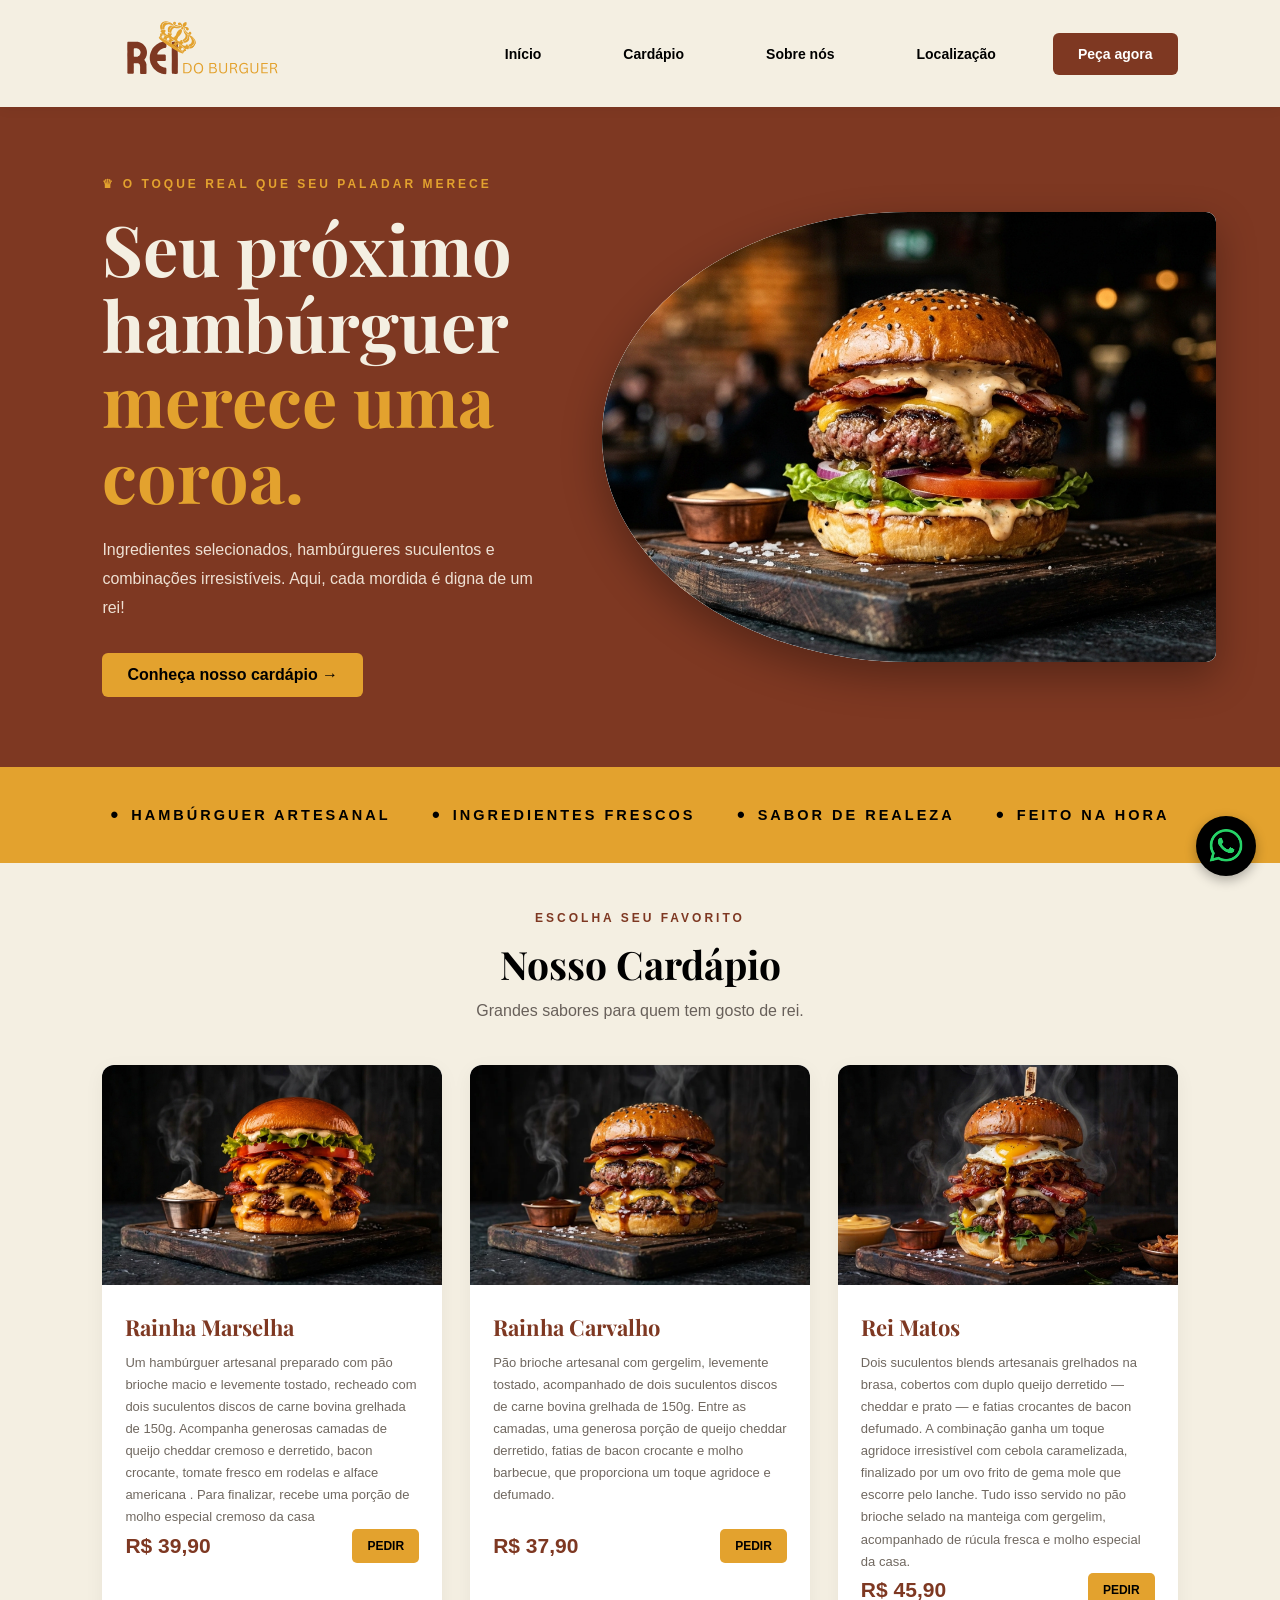
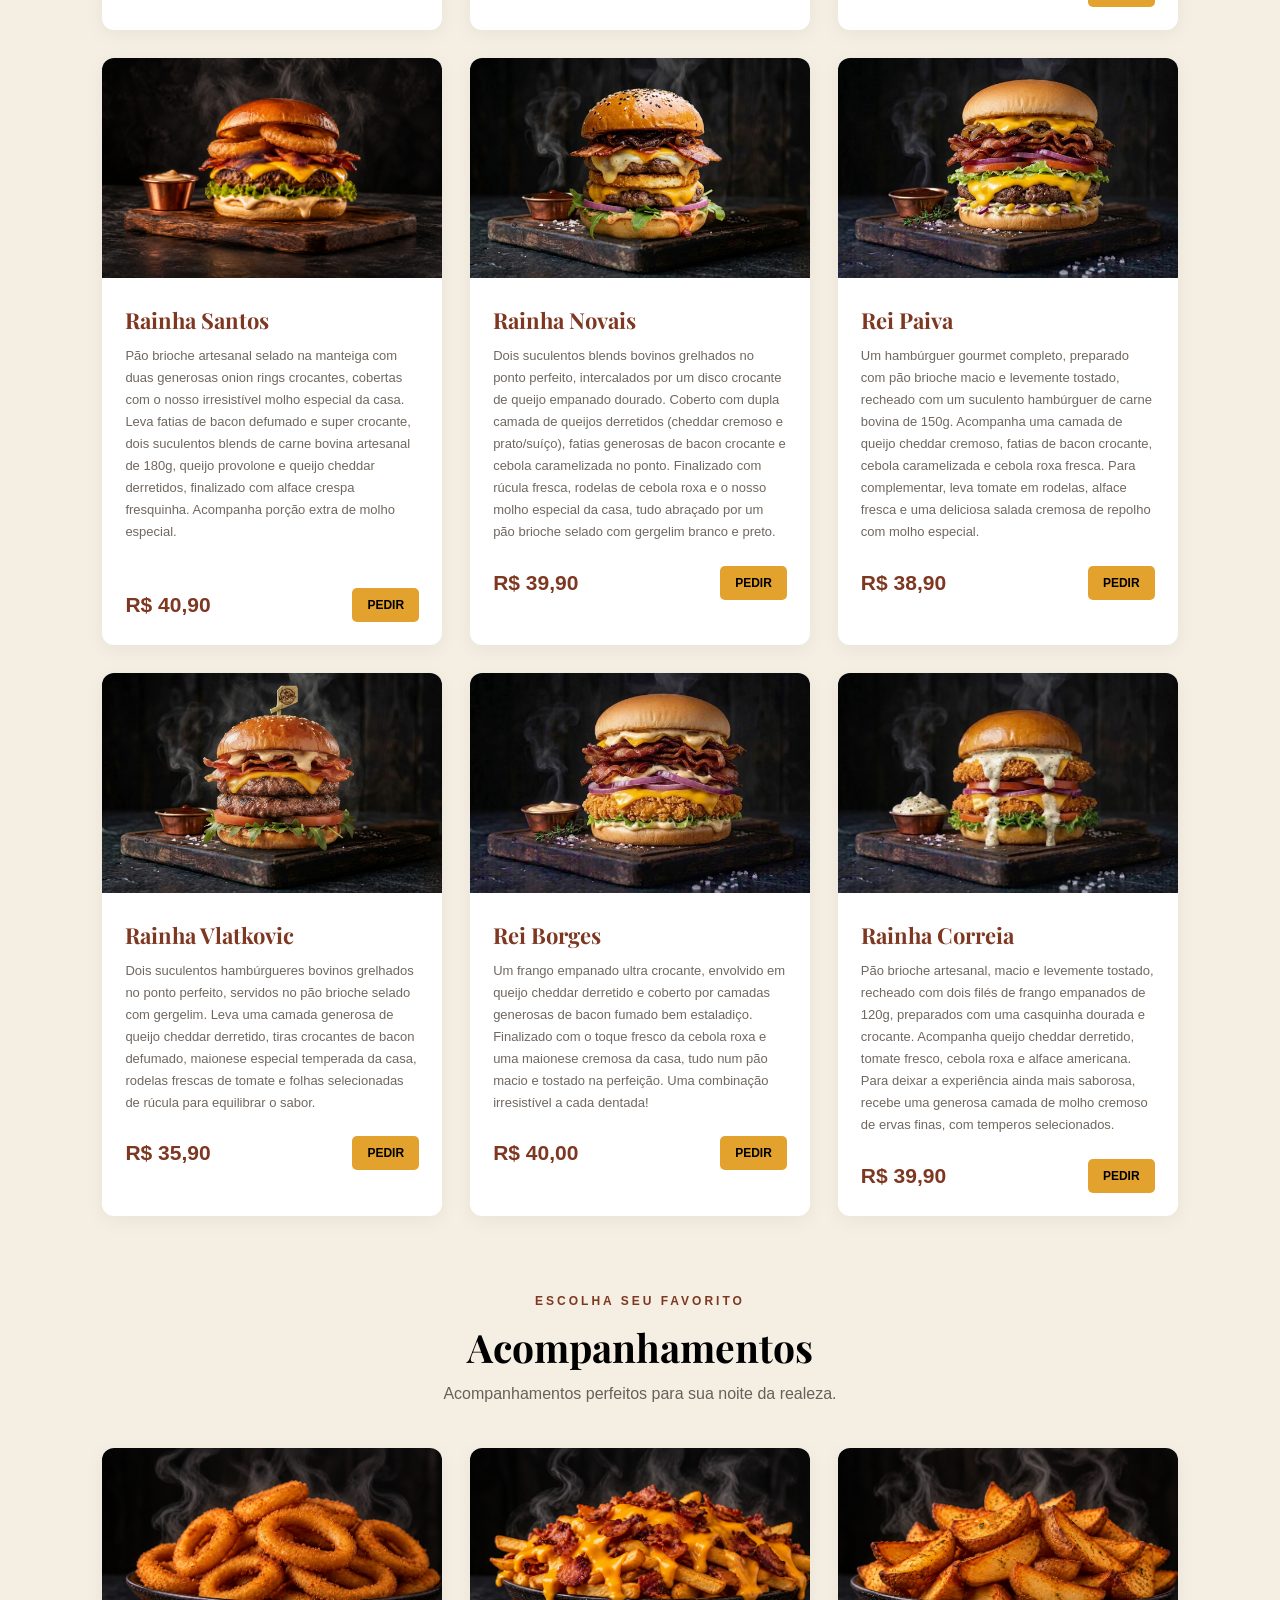
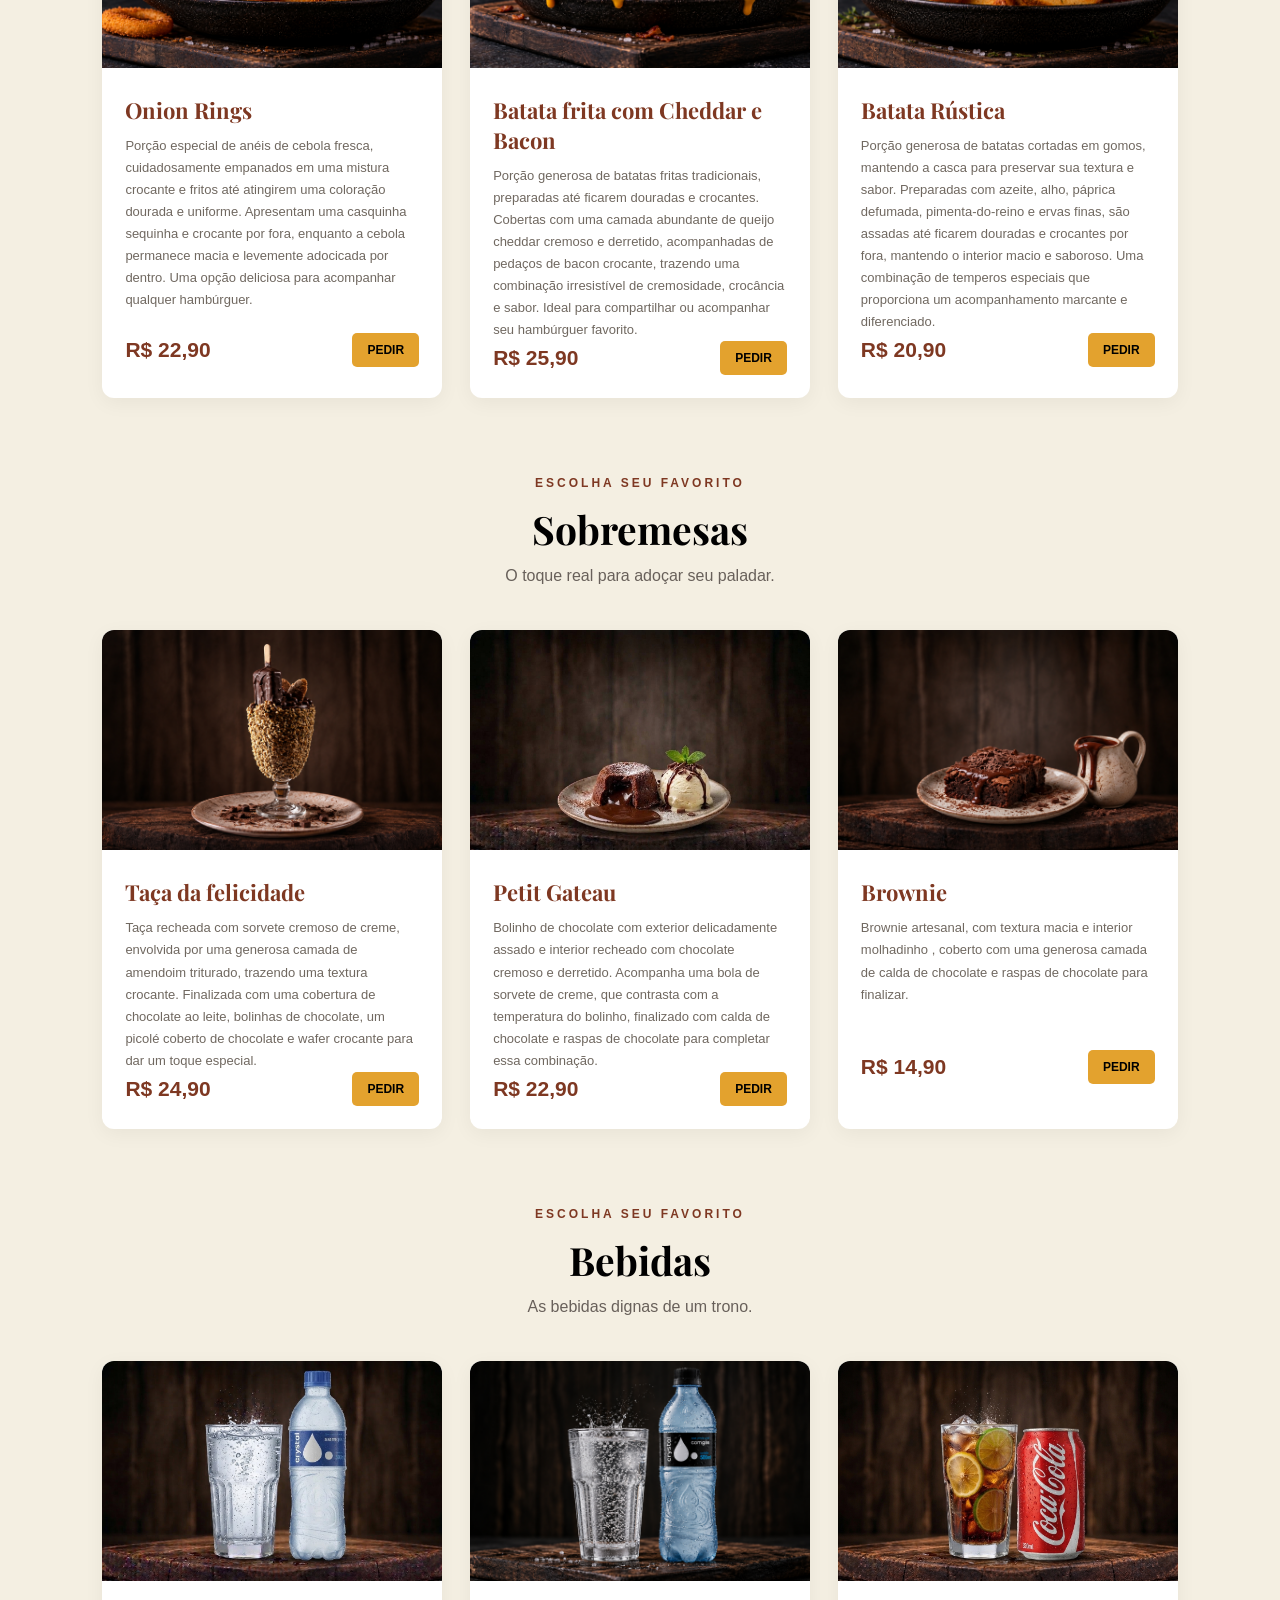
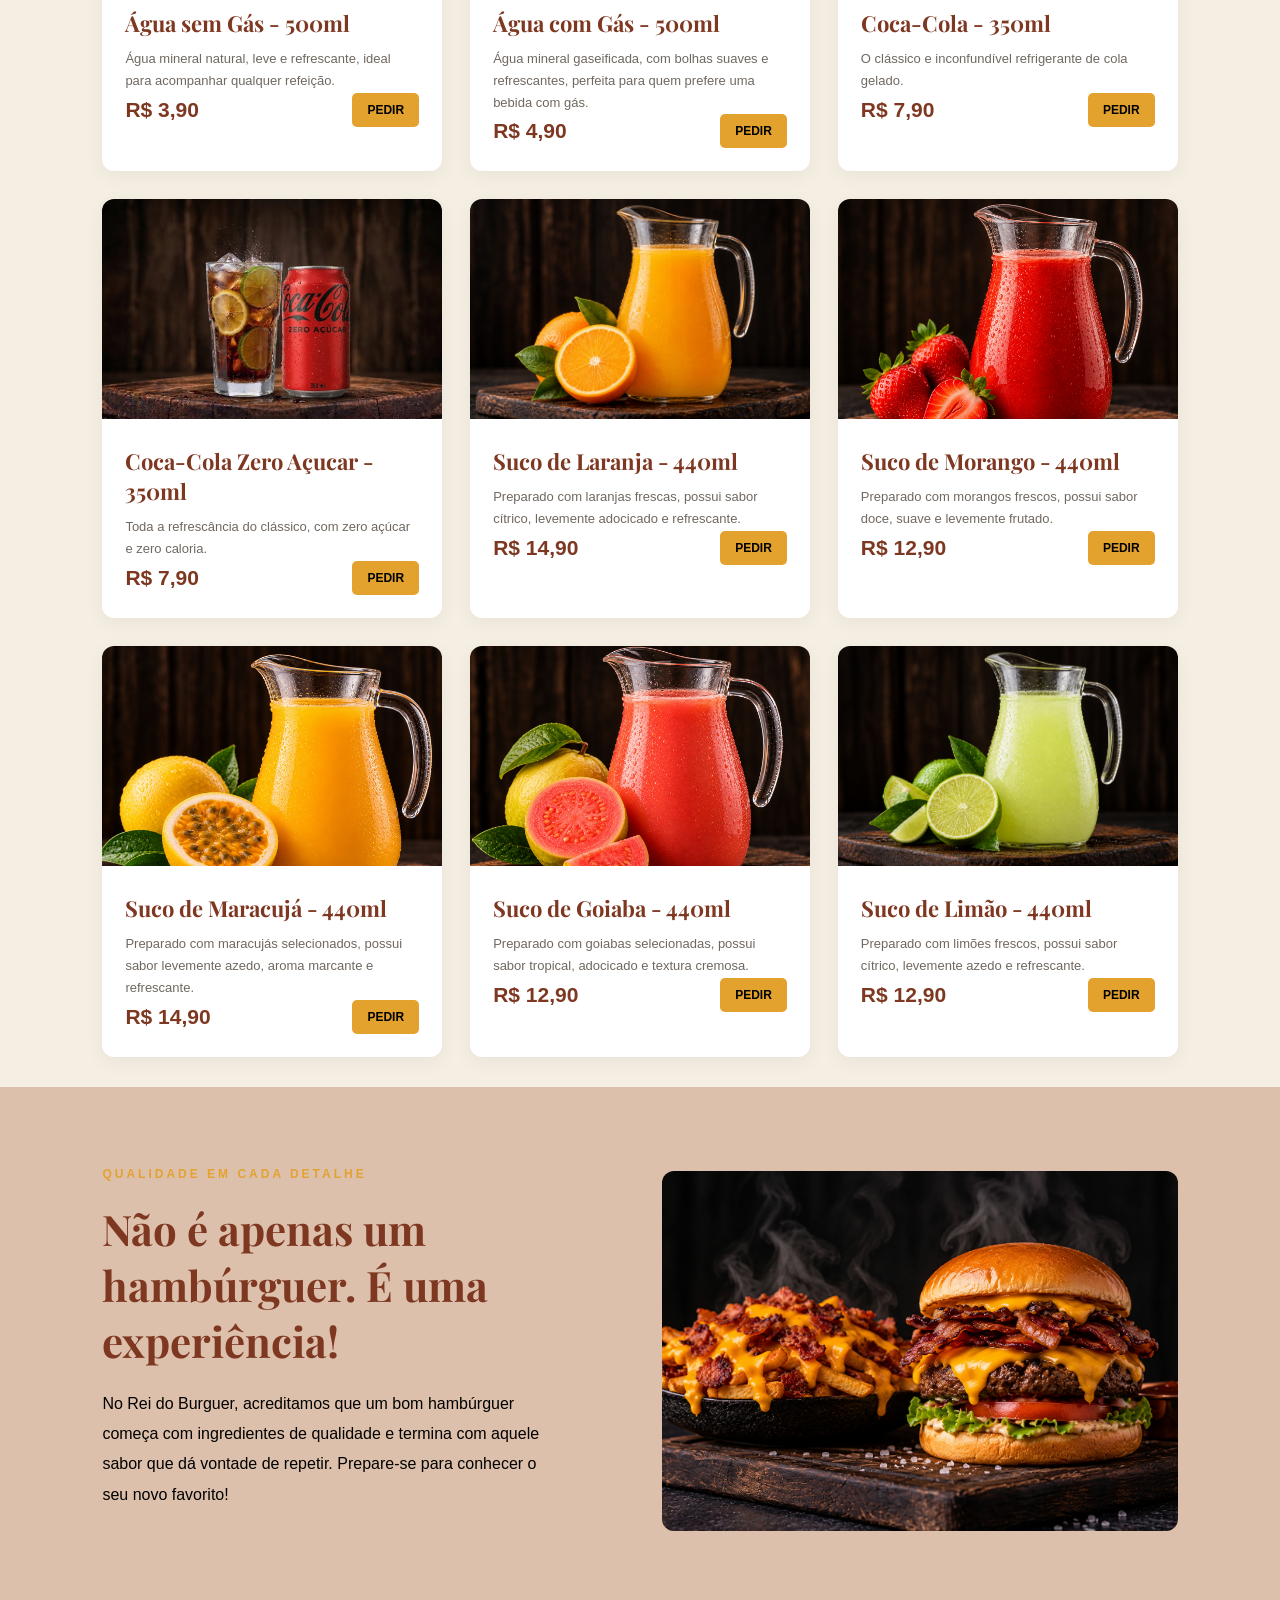
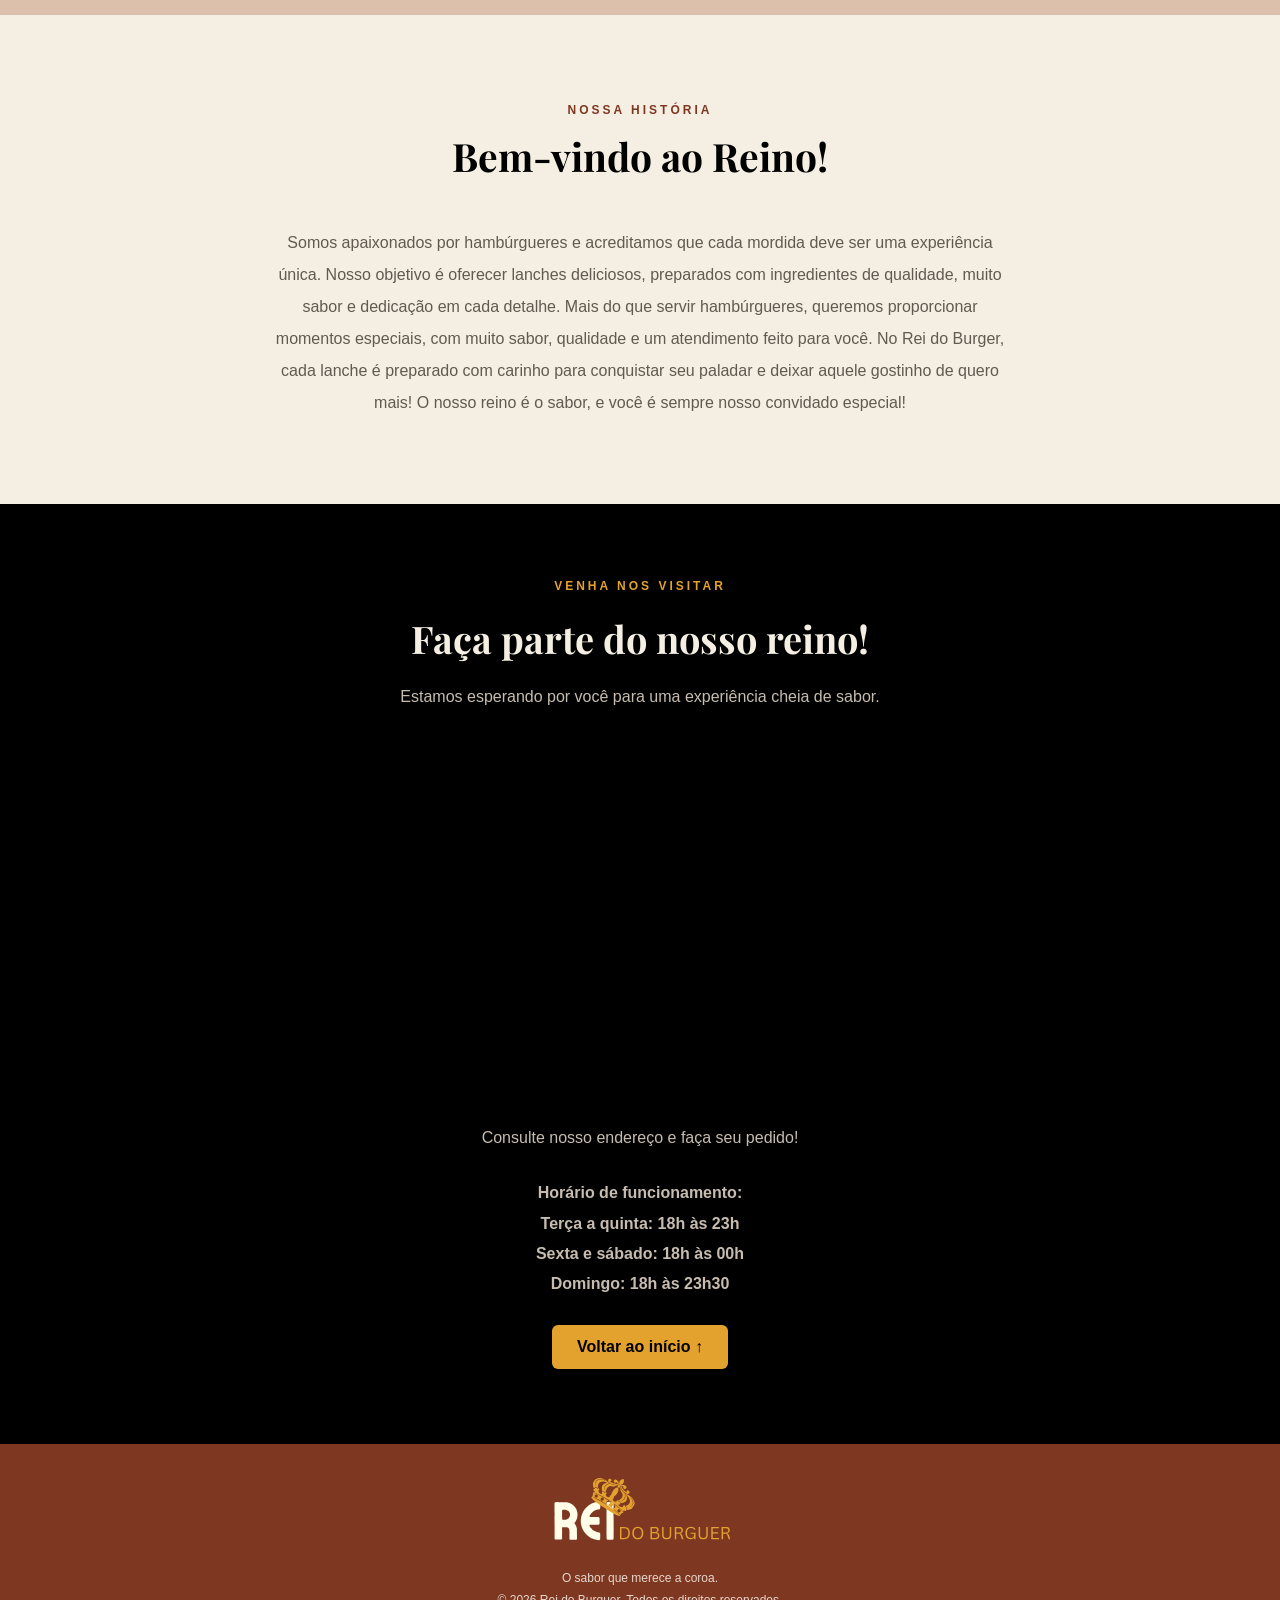
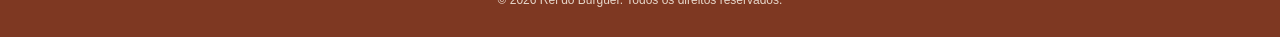
<file: index.html>
<!DOCTYPE html>
<html lang="pt-BR">
<head>
  <meta charset="UTF-8">
  <meta name="viewport" content="width=device-width, initial-scale=1.0">
  <title>Rei do Burguer | O Verdadeiro Sabor Real</title>
  <link rel="preconnect" href="https://fonts.googleapis.com">
  <link rel="preconnect" href="https://fonts.gstatic.com" crossorigin>
  <link href="https://fonts.googleapis.com/css2?family=Plus+Jakarta+Sans:wght@400;600;700;800&family=Playfair+Display:ital,wght@0,700;1,700&display=swap" rel="stylesheet">
  <link rel="stylesheet" href = "style.css">
  <link rel="shortcut icon" href="imagem/rei (40 x 40 px).png" type="image/x-icon">
</head>


    
    <header>
        <div class="logo"><img src="imagem/rei menor (1).svg"></div> 


        <nav>
            <a href="#inicio" class="btn btn-marrom-nav" type="blanck">Início</a>
            <a href="#cardapio" class="btn btn-marrom-nav" type="blanck">Cardápio</a>
            <a href="#sobre" class="btn btn-marrom-nav" type="blanck">Sobre nós</a>
            <a href="#localizacao" class="btn btn-marrom-nav" type="blanck">Localização</a>
            <a href="https://wa.me/5511960184964? text=Olá!%20Quero%20fazer%20um%20pedido!" class="btn btn-marrom" type="blanck">Peça agora</a>
        </nav>
    </header>


    <!-- INÍCIO -->
      <body>
    <section class="hero" id="inicio">


        <div class="hero-content">
            <div class="tag">♛ O toque real que seu paladar merece</div>


            <h1>
                Seu próximo
                hambúrguer
                <span>merece uma coroa.</span>
            </h1>


            <p>
                Ingredientes selecionados, hambúrgueres suculentos
                e combinações irresistíveis. Aqui, cada mordida
                é digna de um rei!
            </p>


            <a href="#cardapio" class="btn btn-amarelo">
                Conheça nosso cardápio →
            </a>
        </div>


        <img class="hero-image"
        src="imagem/hero.svg"
        alt="Hambúrguer artesanal">


    </section>


    <!-- DIFERENCIAIS -->
    <section class="benefits">


        <div class="benefit">
            <span>•</span> Hambúrguer artesanal
        </div>


        <div class="benefit">
            <span>•</span> Ingredientes frescos
        </div>


        <div class="benefit">
            <span>•</span> Sabor de realeza
        </div>


        <div class="benefit">
            <span>•</span> Feito na hora 
        </div>


    </section>


    <!-- CARDÁPIO -->
    <section class="section menu" id="cardapio">


        <div class="section-title">
            <small>Escolha seu favorito</small>
            <h2>Nosso Cardápio</h2>
            <p>Grandes sabores para quem tem gosto de rei.</p>
        </div>


        <div class="products">

            <div class="product">
                <img src="imagem/marselha.svg"
                alt="Rainha Marselha">


                <div class="product-info">
                    <h3>Rainha Marselha</h3>
                    <p>Um hambúrguer artesanal preparado com pão brioche macio e levemente tostado, recheado com dois suculentos discos de carne bovina grelhada de 150g. Acompanha generosas camadas de queijo cheddar cremoso e derretido, bacon crocante, tomate fresco em rodelas e alface americana . Para finalizar, recebe uma porção de molho especial cremoso da casa</p>


                    <div class="product-bottom">
                        <span class="price">R$ 39,90</span>
                        <a href="https://wa.me/5511960184964? text=Olá!%20Quero%20fazer%20o%20pedido%20do%20Rainha%20Marselha!" class="buy">PEDIR</a>
                    </div>
                </div>
            </div>


            <div class="product">
                <img src="imagem/carvalho.svg"
                alt="Rainha Carvalho">


                <div class="product-info">
                    <h3>Rainha Carvalho</h3>
                    <p> Pão brioche artesanal com gergelim, levemente tostado, acompanhado de dois suculentos discos de carne bovina grelhada de 150g. Entre as camadas, uma generosa porção de queijo cheddar derretido, fatias de bacon crocante e molho barbecue, que proporciona um toque agridoce e defumado.<br>
                    <br></p>


                    <div class="product-bottom">
                        <span class="price">R$ 37,90</span>
                        <a href="https://wa.me/5511960184964? text=Olá!%20Quero%20fazer%20o%20pedido%20do%20Rainha%20Carvalho!" class="buy">PEDIR</a>
                    </div>
                </div>
            </div>


            <div class="product">
                <img src="imagem/matos.svg"
                alt="Rei Matos">


                <div class="product-info">
                    <h3>Rei Matos</h3>
                    <p> Dois suculentos blends artesanais grelhados na brasa, cobertos com duplo queijo derretido — cheddar e prato — e fatias crocantes de bacon defumado. A combinação ganha um toque agridoce irresistível com cebola caramelizada, finalizado por um ovo frito de gema mole que escorre pelo lanche. Tudo isso servido no pão brioche selado na manteiga com gergelim, acompanhado de rúcula fresca e molho especial da casa.
                    </p>


                    <div class="product-bottom">
                        <span class="price">R$ 45,90</span>
                        <a href="https://wa.me/5511960184964? text=Olá!%20Quero%20fazer%20o%20pedido%20do%20Rei%20Matos!" class="buy">PEDIR</a>
                    </div>
                </div>
            </div>

            <div class="product">
                <img src="imagem/santos.svg"
                alt="Rainha Santos">


                <div class="product-info">
                    <h3>Rainha Santos</h3>
                    <p>Pão brioche artesanal selado na manteiga com duas
                    generosas onion rings crocantes, cobertas com o nosso
                    irresistível molho especial da casa. Leva fatias de bacon
                    defumado e super crocante, dois suculentos blends de
                    carne bovina artesanal de 180g, queijo provolone e queijo
                    cheddar derretidos, finalizado com alface crespa
                    fresquinha. Acompanha porção extra de molho especial.
                        <br>
                        <br>
                        <br>

                    </p>


                    <div class="product-bottom">
                        <span class="price">R$ 40,90</span>
                        <a href="https://wa.me/5511960184964? text=Olá!%20Quero%20fazer%20o%20pedido%20do%20Rainha%20Santos!" class="buy">PEDIR</a>
                    </div>
                </div>
            </div>

             <div class="product">
                <img src="imagem/novais.svg"
                alt="Rainha Novais">


                <div class="product-info">
                    <h3>Rainha Novais</h3>
                    <p>Dois suculentos blends bovinos grelhados no ponto perfeito, intercalados por um disco crocante de queijo empanado dourado. Coberto com dupla camada de queijos derretidos (cheddar cremoso e prato/suíço), fatias generosas de bacon crocante e cebola caramelizada no ponto. Finalizado com rúcula fresca, rodelas de cebola roxa e o nosso molho especial da casa, tudo abraçado por um pão brioche selado com gergelim branco e preto.
                        <br>
                        <br>
                    </p>


                    <div class="product-bottom">
                        <span class="price">R$ 39,90</span>
                        <a href="https://wa.me/5511960184964? text=Olá!%20Quero%20fazer%20o%20pedido%20do%20Rainha%20Correia!" class="buy">PEDIR</a>
                    </div>
                </div>
            </div>

             <div class="product">
                <img src="imagem/paiva.svg"
                alt="Rei Paiva">


                <div class="product-info">
                    <h3>Rei Paiva</h3>
                    <p>Um hambúrguer gourmet completo, preparado com pão brioche macio e levemente tostado, recheado com um suculento hambúrguer de carne bovina de 150g. Acompanha uma camada de queijo cheddar cremoso, fatias de bacon crocante, cebola caramelizada e cebola roxa fresca. Para complementar, leva tomate em rodelas, alface fresca e uma deliciosa salada cremosa de repolho com molho especial.
                        <br>
                        <br>
                    </p>


                    <div class="product-bottom">
                        <span class="price">R$ 38,90</span>
                        <a href="https://wa.me/5511960184964? text=Olá!%20Quero%20fazer%20o%20pedido%20do%20Rainha%20Correia!" class="buy">PEDIR</a>
                    </div>
                </div>
            </div>

            <div class="product">
                <img src="imagem/vieira.svg"
                alt="Rainha Vieira">


                <div class="product-info">
                    <h3>Rainha Vlatkovic</h3>
                    <p>Dois suculentos hambúrgueres bovinos grelhados no ponto perfeito, servidos no pão brioche selado com gergelim. Leva uma camada generosa de queijo cheddar derretido, tiras crocantes de bacon defumado, maionese especial temperada da casa, rodelas frescas de tomate e folhas selecionadas de rúcula para equilibrar o sabor.
                        <br>
                        <br>
                    </p>


                    <div class="product-bottom">
                        <span class="price">R$ 35,90</span>
                        <a href="https://wa.me/5511960184964? text=Olá!%20Quero%20fazer%20o%20pedido%20do%20Rainha%20Correia!" class="buy">PEDIR</a>
                    </div>
                </div>
            </div>


            <div class="product">
                <img src="imagem/borges.svg"
                alt="Rei Borges">


                <div class="product-info">
                    <h3>Rei Borges</h3>
                    <p>Um frango empanado ultra crocante, envolvido em queijo cheddar derretido e coberto por camadas generosas de bacon fumado bem estaladiço. Finalizado com o toque fresco da cebola roxa e uma maionese cremosa da casa, tudo num pão macio e tostado na perfeição. Uma combinação irresistível a cada dentada!
                        <br>
                        <br>
                    </p>


                    <div class="product-bottom">
                        <span class="price">R$ 40,00</span>
                        <a href="https://wa.me/5511960184964? text=Olá!%20Quero%20fazer%20o%20pedido%20do%20Rei%20Borges!" target="_self" class="buy">PEDIR</a>
                    </div>
                </div>
            </div>

            <div class="product">
                <img src="imagem/correia.svg"
                alt="Rainha Correia">


                <div class="product-info">
                    <h3>Rainha Correia</h3>
                    <p>Pão brioche artesanal, macio e levemente tostado, recheado com dois filés de frango empanados de 120g, preparados com uma casquinha dourada e crocante. Acompanha queijo cheddar derretido, tomate fresco, cebola roxa e alface americana. Para deixar a experiência ainda mais saborosa, recebe uma generosa camada de molho cremoso de ervas finas, com temperos selecionados.
                        <br>
                        <br>
                    </p>


                    <div class="product-bottom">
                        <span class="price">R$ 39,90</span>
                        <a href="https://wa.me/5511960184964? text=Olá!%20Quero%20fazer%20o%20pedido%20do%20Rainha%20Correia!" class="buy">PEDIR</a>
                    </div>
                </div>
            </div>

        </section>

    <section class="section menu" id="cardapio">


        <div class="section-title">
            <small>Escolha seu favorito</small>
            <h2>Acompanhamentos</h2>
            <p>Acompanhamentos perfeitos para sua noite da realeza.</p>
        </div>


        <div class="products">

    

            <div class="product">
                <img src="imagem/cebola.svg"
                alt="Frango Crocante">


                <div class="product-info">
                    <h3>Onion Rings</h3>
                    <p>Porção especial de anéis de cebola fresca, cuidadosamente empanados em uma mistura crocante e fritos até atingirem uma coloração dourada e uniforme. Apresentam uma casquinha sequinha e crocante por fora, enquanto a cebola permanece macia e levemente adocicada por dentro. Uma opção deliciosa para acompanhar qualquer hambúrguer.
                        <br>
                        <br>
                    </p>


                    <div class="product-bottom">
                        <span class="price">R$ 22,90</span>
                        <a href="https://wa.me/5511960184964? text=Olá!%20Quero%20fazer%20o%20pedido%20de%20uma%20porção%20de%20Onion%20Rings!" class="buy">PEDIR</a>
                    </div>
                </div>
            </div>

            <div class="product">
                <img src="imagem/batata.svg"
                alt="Frango Crocante">


                <div class="product-info">
                    <h3>Batata frita com Cheddar e Bacon</h3>
                    <p>Porção generosa de batatas fritas tradicionais, preparadas até ficarem douradas e crocantes. Cobertas com uma camada abundante de queijo cheddar cremoso e derretido, acompanhadas de pedaços de bacon crocante, trazendo uma combinação irresistível de cremosidade, crocância e sabor. Ideal para compartilhar ou acompanhar seu hambúrguer favorito.</p>


                    <div class="product-bottom">
                        <span class="price">R$ 25,90</span>
                        <a href="https://wa.me/5511960184964? text=Olá!%20Quero%20fazer%20o%20pedido%20de%20uma%20porção%20de%20Batata%20frita%20com%20Cheddar%20e%20Bacon!" class="buy">PEDIR</a>
                    </div>
                </div>
            </div>

            <div class="product">
                <img src="imagem/rustica.svg"
                alt="Frango Crocante">


                <div class="product-info">
                    <h3>Batata Rústica</h3>
                    <p>Porção generosa de batatas cortadas em gomos, mantendo a casca para preservar sua textura e sabor. Preparadas com azeite, alho, páprica defumada, pimenta-do-reino e ervas finas, são assadas até ficarem douradas e crocantes por fora, mantendo o interior macio e saboroso. Uma combinação de temperos especiais que proporciona um acompanhamento marcante e diferenciado.</p>


                    <div class="product-bottom">
                        <span class="price">R$ 20,90</span>
                        <a href="https://wa.me/5511960184964? text=Olá!%20Quero%20fazer%20o%20pedido%20de%20uma%porção%20de%20Batata%20Rústica!" class="buy">PEDIR</a>
                    </div>
                </div>
            </div>
        </section>

        <section class="section menu" id="cardapio">


        <div class="section-title">
            <small>Escolha seu favorito</small>
            <h2>Sobremesas</h2>
            <p>O toque real para adoçar seu paladar.</p>
        </div>


        <div class="products">

             <div class="product">
                <img src="imagem/1.svg"
                alt="Taça da felicidade">


                <div class="product-info">
                    <h3>Taça da felicidade</h3>
                    <p>Taça recheada com sorvete cremoso de creme, envolvida 
                    por uma generosa camada de amendoim triturado, trazendo uma
                    textura crocante. Finalizada com uma cobertura de chocolate
                    ao leite, bolinhas de chocolate, um picolé coberto de chocolate 
                    e wafer crocante para dar um toque especial.</p>


                    <div class="product-bottom">
                        <span class="price">R$ 24,90</span>
                        <a href="https://wa.me/5511960184964? text=Olá!%20Quero%20fazer%20o%20pedido%20de%20Uma%20Taça%20da%20Felicidade!" class="buy">PEDIR</a>
                    </div>
                </div>
            </div>

             <div class="product">
                <img src="imagem/3.svg"
                alt="Petit Gateau">


                <div class="product-info">
                    <h3>Petit Gateau</h3>
                    <p>Bolinho de chocolate com exterior delicadamente assado e 
                    interior recheado com chocolate cremoso e derretido. Acompanha
                    uma bola de sorvete de creme, que contrasta com a temperatura 
                    do bolinho, finalizado com calda de chocolate e raspas de chocolate 
                    para completar essa combinação.</p>


                    <div class="product-bottom">
                        <span class="price">R$ 22,90</span>
                        <a href="https://wa.me/5511960184964? text=Olá!%20Quero%20fazer%20o%20pedido%20de%20Petit%20Gateau!" class="buy">PEDIR</a>
                    </div>
                </div>
            </div>

             <div class="product">
                <img src="imagem/2.svg"
                alt="Brownie">


                <div class="product-info">
                    <h3>Brownie</h3>
                    <p> Brownie artesanal, com textura macia e interior molhadinho
                    , coberto com uma generosa camada de calda de chocolate e raspas
                     de chocolate para finalizar.<br>
                    <br>
                    <br></p>


                    <div class="product-bottom">
                        <span class="price">R$ 14,90</span>
                        <a href="https://wa.me/5511960184964? text=Olá!%20Quero%20fazer%20o%20pedido%20do%20Brownie!" class="buy">PEDIR</a>
                    </div>
                </div>
            </div>
        </section>

        <section class="section menu" id="cardapio">


        <div class="section-title">
            <small>Escolha seu favorito</small>
            <h2>Bebidas</h2>
            <p>As bebidas dignas de um trono.</p>
        </div>


        <div class="products">

            <div class="product">
                <img src="imagem/agua.svg"
                alt="Água sem gás">


                <div class="product-info">
                    <h3>Água sem Gás - 500ml</h3>
                    <p>Água mineral natural, leve e refrescante, ideal para acompanhar qualquer refeição.</p>


                    <div class="product-bottom">
                        <span class="price">R$ 3,90</span>
                        <a href="https://wa.me/5511960184964? text=Olá!%20Quero%20fazer%20o%20pedido%20de%20Água%20sem%20Gás!" class="buy">PEDIR</a>
                    </div>
                </div>
            </div>

            <div class="product">
                <img src="imagem/gas.svg"
                alt="Água com gás">


                <div class="product-info">
                    <h3>Água com Gás - 500ml</h3>
                    <p>Água mineral gaseificada, com bolhas suaves e refrescantes, perfeita para quem prefere uma bebida com gás.</p>


                    <div class="product-bottom">
                        <span class="price">R$ 4,90</span>
                        <a href="https://wa.me/5511960184964? text=Olá!%20Quero%20fazer%20o%20pedido%20de%20Água%20com%20Gás!" class="buy">PEDIR</a>
                    </div>
                </div>
            </div>

            <div class="product">
                <img src="imagem/coca.svg"
                alt="Coca-Cola">


                <div class="product-info">
                    <h3>Coca-Cola - 350ml</h3>
                    <p>O clássico e inconfundível refrigerante de cola gelado.</p>


                    <div class="product-bottom">
                        <span class="price">R$ 7,90</span>
                        <a href="https://wa.me/5511960184964? text=Olá!%20Quero%20fazer%20o%20pedido%20de%20Coca-Cola%20Lata!" class="buy">PEDIR</a>
                    </div>
                </div>
            </div>

            <div class="product">
                <img src="imagem/cocazero.svg"
                alt="Coca-Cola Zero">


                <div class="product-info">
                    <h3>Coca-Cola Zero Açucar - 350ml</h3>
                    <p>Toda a refrescância do clássico, com zero açúcar e zero caloria.</p>


                    <div class="product-bottom">
                        <span class="price">R$ 7,90</span>
                        <a href="https://wa.me/5511960184964? text=Olá!%20Quero%20fazer%20o%20pedido%20de%20Coca-Cola%20Zero%20Açucar%20Lata!" class="buy">PEDIR</a>
                    </div>
                </div>
            </div>


            <div class="product">
                <img src="imagem/laranja.svg"
                alt="Suco de laranja">


                <div class="product-info">
                    <h3>Suco de Laranja - 440ml</h3>
                    <p>Preparado com laranjas frescas, possui sabor cítrico, levemente adocicado e refrescante.</p>


                    <div class="product-bottom">
                        <span class="price">R$ 14,90</span>
                        <a href="https://wa.me/5511960184964? text=Olá!%20Quero%20fazer%20o%20pedido%20de%20Suco%20de%20Laranja!" class="buy">PEDIR</a>
                    </div>
                </div>
            </div>

            <div class="product">
                <img src="imagem/morango.svg"
                alt="Suco de morango">


                <div class="product-info">
                    <h3>Suco de Morango - 440ml</h3>
                    <p>Preparado com morangos frescos, possui sabor doce, suave e levemente frutado.</p>


                    <div class="product-bottom">
                        <span class="price">R$ 12,90</span>
                        <a href="https://wa.me/5511960184964? text=Olá!%20Quero%20fazer%20o%20pedido%20de%20Suco%20de%20Morango!" class="buy">PEDIR</a>
                    </div>
                </div>
            </div>

            <div class="product">
                <img src="imagem/maracuja.svg"
                alt="Suco de maracuja">


                <div class="product-info">
                    <h3>Suco de Maracujá - 440ml</h3>
                    <p>Preparado com maracujás selecionados, possui sabor levemente azedo, aroma marcante e refrescante.</p>


                    <div class="product-bottom">
                        <span class="price">R$ 14,90</span>
                        <a href="https://wa.me/5511960184964? text=Olá!%20Quero%20fazer%20o%20pedido%20de%20Suco%20de%20Maracujá!" class="buy">PEDIR</a>
                    </div>
                </div>
            </div>

            <div class="product">
                <img src="imagem/goiaba.svg"
                alt="Suco de goiaba">


                <div class="product-info">
                    <h3>Suco de Goiaba - 440ml</h3>
                    <p>Preparado com goiabas selecionadas, possui sabor tropical, adocicado e textura cremosa.</p>


                    <div class="product-bottom">
                        <span class="price">R$ 12,90</span>
                        <a href="https://wa.me/5511960184964? text=Olá!%20Quero%20fazer%20o%20pedido%20de%20Suco%20de%20Goiaba!" class="buy">PEDIR</a>
                    </div>
                </div>
            </div>


            <div class="product">
                <img src="imagem/limao.svg"
                alt="Suco de Limão">


                <div class="product-info">
                    <h3>Suco de Limão - 440ml</h3>
                    <p>Preparado com limões frescos, possui sabor cítrico, levemente azedo e refrescante.</p>


                    <div class="product-bottom">
                        <span class="price">R$ 12,90</span>
                        <a href="https://wa.me/5511960184964? text=Olá!%20Quero%20fazer%20o%20pedido%20de%20Suco%20de%20Limão!" class="buy">PEDIR</a>
                    </div>
                </div>
            </div>




        </div>


    </section>


    <!-- DESTAQUE -->
    <section class="highlight">


        


        <div class="highlight-content">
            <div class="tag">Qualidade em cada detalhe</div>


            <h2>Não é apenas um hambúrguer. É uma experiência!</h2>


            <p>
                No Rei do Burguer, acreditamos que um bom hambúrguer
                começa com ingredientes de qualidade e termina
                com aquele sabor que dá vontade de repetir.
                Prepare-se para conhecer o seu novo favorito!
            </p>

        </div>

        <img src="imagem/combo.svg"
        alt="Hambúrguer artesanal com ingredientes frescos">


    </section>


    <!-- SOBRE -->
    <section class="section about" id="sobre">


        <div class="section-title">
            <small>Nossa história</small>
            <h2>Bem-vindo ao Reino!</h2>
        </div>


        <div class="about-content">
            <p> Somos apaixonados por hambúrgueres e acreditamos que cada mordida deve ser uma experiência única. Nosso objetivo é oferecer lanches deliciosos, preparados com ingredientes de qualidade, muito sabor e dedicação em cada detalhe.
Mais do que servir hambúrgueres, queremos proporcionar momentos especiais, com muito sabor, qualidade e um atendimento feito para você.
No Rei do Burger, cada lanche é preparado com carinho para conquistar seu paladar e deixar aquele gostinho de quero mais!
O nosso reino é o sabor, e você é sempre nosso convidado especial!
            </p>
        </div>


    </section>


    <!-- LOCALIZAÇÃO -->
    <section class="location" id="localizacao">


        <div class="tag">Venha nos visitar</div>


        <h2>Faça parte do nosso reino!</h2>


        <p>
            Estamos esperando por você para uma experiência
            cheia de sabor.<br>
            <iframe src="https://www.google.com/maps/embed?pb=!1m18!1m12!1m3!1d14628.913516328777!2d-46.3142912!3d-23.560239850000002!2m3!1f0!2f0!3f0!3m2!1i1024!2i768!4f13.1!3m3!1m2!1s0x94ce709cdd72cb8d%3A0xa0c48f485457b882!2sEscola%20SENAI%20%22Luis%20Eulalio%20de%20Bueno%20Vidigal%20Filho%22!5e0!3m2!1spt-BR!2sbr!4v1794396894799!5m2!1spt-BR!2sbr" width=100% height="400
            " style="border:0;" allowfullscreen="" loading="lazy" referrerpolicy="strict-origin-when-cross-origin"></iframe> <br>
            Consulte nosso endereço e faça seu pedido! 
            
        </p>

        <p><b> Horário de funcionamento: <br>
             Terça a quinta: 18h às 23h<br>
            Sexta e sábado: 18h às 00h<br>
            Domingo: 18h às 23h30 </b>
        </p>


        <a href="#inicio" class="btn btn-amarelo">
            Voltar ao início ↑
        </a>


    </section>
     

    <!-- RODAPÉ -->
    <footer>


        <div class="logo"><img src="imagem/rei_rodape.svg"></div>


        <p>O sabor que merece a coroa.</p>


        <p>© 2026 Rei do Burguer. Todos os direitos reservados.</p>



    </footer>

    <a
      href="https://wa.me/5511960184964? text=Olá!%20Quero%20fazer%20um%20pedido!"
      target="_blank"
      rel="noopener noreferrer"
      class="whatsapp-float"
      aria-label="Fazer pedido pelo WhatsApp"
    >
      <img src="imagem/whats.svg" alt="WhatsApp" />
    </a>



</body>
</html>
</file>
<file: style.css>
* {
            margin: 0;
            padding: 0;
            box-sizing: border-box;
            scroll-behavior: smooth;
        }


        :root {
            --creme: #f4efe2;
            --marrom: #7e3822;
            --bege: #ddc0ac;
            --amarelo: #e3a22e;
            --preto: #000000;

        }


        body {
            background: var(--creme);
            color: var(--preto);
            font-family: 'DM Sans', sans-serif;
        }


        /* CABEÇALHO */


        header {
            width: 100%;
            padding: 20px 8%;
            display: flex;
            justify-content: space-between;
            align-items: center;
            background: var(--creme);
            position: sticky;
            top: 0;
            z-index: 100;
            box-shadow: 0 2px 12px #0000000d;
        }


        .logo {
            font-family: 'Playfair Display', serif;
            font-size: 27px;
            font-weight: 800;
            color: var(--marrom);
            margin-bottom: 0%;
        }


        .logo span {
            color: var(--amarelo);
        }


        nav {
            display: flex;
            gap: 32px;
            align-items: center;
            margin-top: 0%;
        }


        nav a {
            text-decoration: none;
            color: var(--preto);
            font-size: 14px;
            font-weight: 600;
            transition: .3s;
        }


        nav a:hover {
            color: var(--preto);
        }


        .btn {
            display: inline-block;
            padding: 13px 25px;
            border-radius: 6px;
            text-decoration: none;
            font-weight: 700;
            transition: .3s;
            cursor: pointer;
            border: none;
        }


        .btn-marrom {
            background: var(--marrom);
            color: white;
        }

        .btn-marrom:hover {
            background: var(--amarelo);
            transform: translateY(-3px);
        }


        /* INÍCIO */


        .hero {
            min-height: 590px;
            display: flex;
            align-items: center;
            padding: 70px 8%;
            background: var(--marrom);
            color: var(--creme);
            position: relative;
            overflow: hidden;
        }


        .hero-content {
            max-width: 530px;
            z-index: 2;
        }


        .tag {
            color: var(--amarelo);
            text-transform: uppercase;
            letter-spacing: 3px;
            font-size: 12px;
            font-weight: 800;
            margin-bottom: 20px;
        }


        .hero h1 {
            font-family: 'Playfair Display', serif;
            font-size: clamp(42px, 5.5vw, 70px);
            line-height: 1.08;
            margin-bottom: 23px;
        }


        .hero h1 span {
            color: var(--amarelo);
        }


        .hero p {
            color: #eee0d3;
            line-height: 1.8;
            font-size: 16px;
            margin-bottom: 30px;
            max-width: 440px;
        }


        .btn-amarelo {
            background: var(--amarelo);
            color: var(--preto);
        }


        .btn-amarelo:hover {
            background: var(--creme);
            transform: translateY(-3px);
        }


        .hero-image {
            position: absolute;
            right: 5%;
            width: 48%;
            max-width: 650px;
            height: 450px;
            object-fit: cover;
            border-radius: 50% 10px 10px 50%;
            box-shadow: 0 15px 40px #00000050;
        }


        /* DIFERENCIAIS */


        .benefits {
            padding: 35px 8%;
            display: flex;
            justify-content: space-around;
            flex-wrap: wrap;
            gap: 25px;
            background: var(--amarelo);
            
        }


        .benefit {
            font-weight: 800;
            font-size: 14.5px;
            display: flex;
            align-items: center;
            gap: 10px;
            text-transform: uppercase;
            letter-spacing: 3px;
            font-style: var(--marrom);
        }


        .benefit span {
            font-size: 22px;
            font-style: var(--marrom);
        }


        /* SEÇÕES */


        .section {
            padding: 85px 8%;
        }


        .section-title {
            text-align: center;
            margin-bottom: 45px;
        }


        .section-title small {
            color: var(--marrom);
            font-weight: 800;
            text-transform: uppercase;
            letter-spacing: 3px;
            font-size: 12px;
        }


        .section-title h2 {
            font-family: 'Playfair Display', serif;
            font-size: 39px;
            margin-top: 12px;
        }


        .section-title p {
            color: #68605a;
            margin-top: 12px;
        }


        /* CARDÁPIO */


        .menu {
            background: var(--creme);
            padding-bottom: 0px;
            padding-top: 45px;
        }


        .products {
            display: grid;
            grid-template-columns: repeat(3, 1fr);
            gap: 28px;
            padding-bottom: 30px;
        }


        .product {
            background: white;
            border-radius: 12px;
            overflow: hidden;
            transition: .3s;
            box-shadow: 0 5px 20px #0000000d;
        }


        .product:hover {
            transform: translateY(-8px);
            box-shadow: 0 12px 25px #00000020;
        }


        .product img {
            width: 100%;
            height: 220px;
            object-fit: cover;
        }


        .product-info {
            padding: 23px;
        }


        .product-info h3 {
            font-family: 'Playfair Display', serif;
            font-size: 22px;
            color: var(--marrom);
            margin-bottom: 10px;
        }


        .product-info p {
            font-size: 13px;
            color: #706860;
            line-height: 1.7;
            min-height: 45px;
        }


        .product-bottom {
            display: flex;
            align-items: center;
            justify-content: space-between;

        }


        .price {
            color: var(--marrom);
            font-weight: 800;
            font-size: 21px;
        }


        .buy {
            background: var(--amarelo);
            color: var(--preto);
            padding: 10px 15px;
            border-radius: 5px;
            text-decoration: none;
            font-weight: 800;
            font-size: 12px;
        }


        .buy:hover {
            background: var(--marrom);
            color: white;
        }


        /* DESTAQUE */


        .highlight {
            background: var(--bege);
            padding: 80px 8%;
            display: flex;
            align-items: center;
            justify-content: space-between;
            gap: 50px;
        }


        .highlight img {
            width: 48%;
            height: 360px;
            object-fit: cover;
            border-radius: 12px;
        }


        .highlight-content {
            max-width: 460px;
        }


        .highlight-content h2 {
            font-family: 'Playfair Display', serif;
            font-size: 42px;
            color: var(--marrom);
            margin-bottom: 20px;
        }


        .highlight-content p {
            line-height: 1.9;
            margin-bottom: 25px;
        }


        /* SOBRE */


        .about {
            background: var(--creme);
            text-align: center;
        }


        .about-content {
            max-width: 750px;
            margin: auto;
        }


        .about-content p {
            color: #625951;
            line-height: 2;
            font-size: 16px;
        }


        /* LOCALIZAÇÃO */


        .location {
            background: var(--preto);
            color: var(--creme);
            text-align: center;
            padding: 75px 8%;
        }


        .location h2 {
            font-family: 'Playfair Display', serif;
            font-size: 38px;
            margin-bottom: 18px;
        }


        .location p {
            color: #c7bcb0;
            line-height: 1.9;
            margin-bottom: 25px;
        }



        /* RODAPÉ */


        footer {
            background: var(--marrom);
            color: var(--creme);
            padding: 30px 8%;
            text-align: center;
        }

        .whatsapp-float {
    position: fixed;
    bottom: 24px;
    right: 24px;
    width: 60px;
    height: 60px;
    background-color: #000000;
    border-radius: 50%;
    display: flex;
    align-items: center;
    justify-content: center;
    box-shadow: 0 4px 12px rgba(0, 0, 0, 0.3);
    z-index: 9999;
    transition: transform 0.2s ease, box-shadow 0.2s ease;
}

.whatsapp-float:hover {
    transform: scale(1.08);
    box-shadow: 0 6px 16px rgba(0, 0, 0, 0.4);
}

.whatsapp-float img {
    width: 34px;
    height: 34px;
}


        footer .logo {
            color: var(--creme);
            margin-bottom: 10px;
        }


        footer p {
            font-size: 12px;
            color: #e6d6ca;
            margin-top: 8px;
        }


        /* RESPONSIVIDADE */


        @media (max-width: 900px) {
            .hero {
                flex-direction: column;
                align-items: flex-start;
                gap: 35px;
            }


            .hero-image {
                position: relative;
                right: auto;
                width: 100%;
                max-width: 100%;
                height: 300px;
                border-radius: 12px;
            }


            .products {
                grid-template-columns: repeat(2, 1fr);
            }
        }


        @media (max-width: 600px) {
            header {
                flex-direction: column;
                gap: 10px;
                height: 130px;
                padding-top: 10px;
                position: sticky;
            }


            nav {
                flex-wrap: wrap;
                justify-content: center;
                display: flex;
                justify-content: center;
                align-items: center;
                flex-wrap: nowrap;      
                gap: 5px;               
                width: 100%;
            }


            nav a {
                font-size: 11px;
                text-transform: uppercase;
                letter-spacing: 1px;
                white-space: nowrap; 

            }


            .products {
                grid-template-columns: 1fr;
            }


            .highlight {
                flex-direction: column;
            }


            .highlight img {
                width: 100%;
                height: 250px;
            }


            .section-title h2 {
                font-size: 31px;
            }


            .benefits {
                justify-content: flex-start;
                display: block;
            }

            .btn {
                display: inline-block;
                border-radius: 6px;
                padding: 10px 10px;
                text-decoration: none;
                font-weight: 700;
                transition: .3s;
                cursor: pointer;
                border: none;
        }

            .btn-marrom {
            display: none;
            }

            .btn-marrom-nav {
            background: var(--marrom);
            color: white;
            border-radius: 8px;
            
        }

        .btn-marrom-nav:hover {
            background: var(--amarelo);
            transform: translateY(-3px);
        }

        }
</file>
